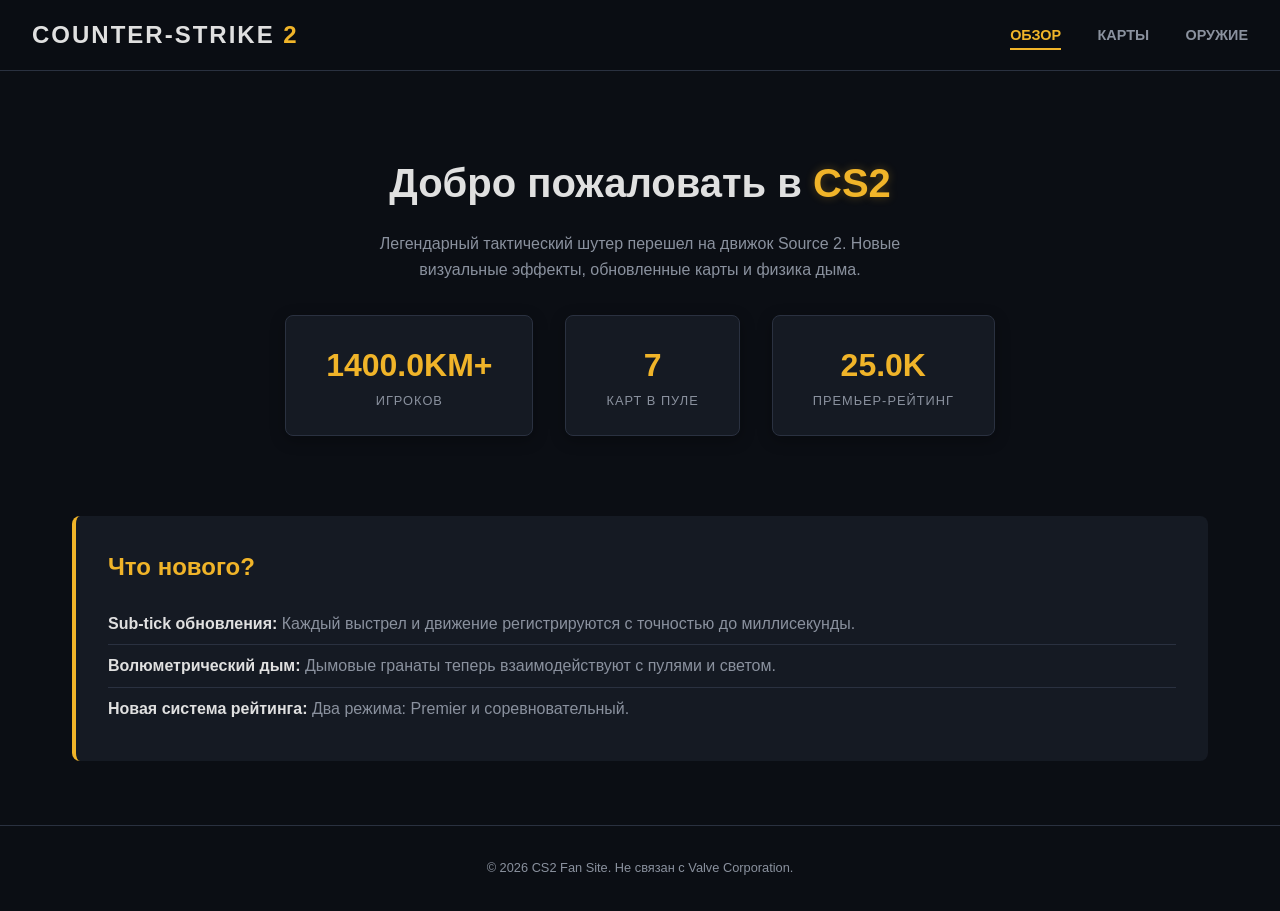
<file: index.html>
<!DOCTYPE html>
<html lang="ru">
<head>
    <meta charset="UTF-8">
    <meta name="viewport" content="width=device-width, initial-scale=1.0">
    <title>CS2 | Обзор</title>
    <link rel="stylesheet" href="style.css">
</head>
<body>
    <header>
        <div class="logo">COUNTER-STRIKE <span>2</span></div>
        <nav>
            <a href="index.html" class="active">Обзор</a>
            <a href="maps.html">Карты</a>
            <a href="weapons.html">Оружие</a>
        </nav>
    </header>

    <main>
        <section class="hero">
            <h1>Добро пожаловать в <span class="gold">CS2</span></h1>
            <p>Легендарный тактический шутер перешел на движок Source 2. Новые визуальные эффекты, обновленные карты и физика дыма.</p>
            <div class="stats-grid">
                <div class="stat-card">
                    <span class="stat-number" id="stat-players">0</span>
                    <span class="stat-label">Игроков</span>
                </div>
                <div class="stat-card">
                    <span class="stat-number" id="stat-maps">0</span>
                    <span class="stat-label">Карт в пуле</span>
                </div>
                <div class="stat-card">
                    <span class="stat-number" id="stat-rank">0</span>
                    <span class="stat-label">Премьер-рейтинг</span>
                </div>
            </div>
        </section>

        <section class="content-section">
            <h2>Что нового?</h2>
            <ul class="features-list">
                <li><strong>Sub-tick обновления:</strong> Каждый выстрел и движение регистрируются с точностью до миллисекунды.</li>
                <li><strong>Волюметрический дым:</strong> Дымовые гранаты теперь взаимодействуют с пулями и светом.</li>
                <li><strong>Новая система рейтинга:</strong> Два режима: Premier и соревновательный.</li>
            </ul>
        </section>
    </main>

    <footer>
        <p>&copy; 2026 CS2 Fan Site. Не связан с Valve Corporation.</p>
    </footer>

    <script src="script.js"></script>
</body>
</html>
</file>
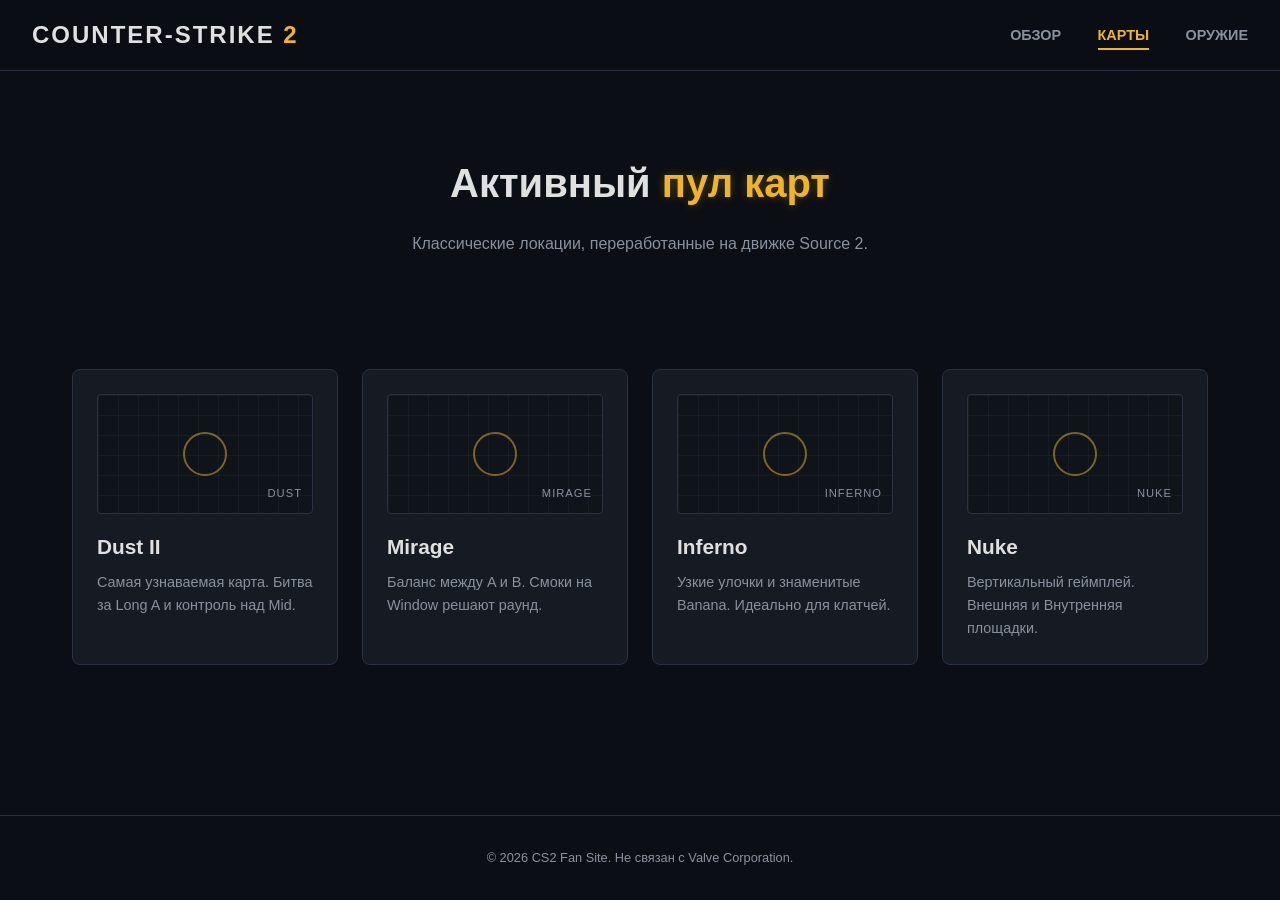
<file: maps.html>
<!DOCTYPE html>
<html lang="ru">
<head>
    <meta charset="UTF-8">
    <meta name="viewport" content="width=device-width, initial-scale=1.0">
    <title>CS2 | Карты</title>
    <link rel="stylesheet" href="style.css">
</head>
<body>
    <header>
        <div class="logo">COUNTER-STRIKE <span>2</span></div>
        <nav>
            <a href="index.html">Обзор</a>
            <a href="maps.html" class="active">Карты</a>
            <a href="weapons.html">Оружие</a>
        </nav>
    </header>

    <main>
        <section class="hero">
            <h1>Активный <span class="gold">пул карт</span></h1>
            <p>Классические локации, переработанные на движке Source 2.</p>
        </section>

        <section class="grid-container">
            <div class="card map-card">
                <div class="map-visual dust"></div>
                <h3>Dust II</h3>
                <p>Самая узнаваемая карта. Битва за Long A и контроль над Mid.</p>
            </div>
            <div class="card map-card">
                <div class="map-visual mirage"></div>
                <h3>Mirage</h3>
                <p>Баланс между A и B. Смоки на Window решают раунд.</p>
            </div>
            <div class="card map-card">
                <div class="map-visual inferno"></div>
                <h3>Inferno</h3>
                <p>Узкие улочки и знаменитые Banana. Идеально для клатчей.</p>
            </div>
            <div class="card map-card">
                <div class="map-visual nuke"></div>
                <h3>Nuke</h3>
                <p>Вертикальный геймплей. Внешняя и Внутренняя площадки.</p>
            </div>
        </section>
    </main>

    <footer>
        <p>&copy; 2026 CS2 Fan Site. Не связан с Valve Corporation.</p>
    </footer>

    <script src="script.js"></script>
</body>
</html>
</file>
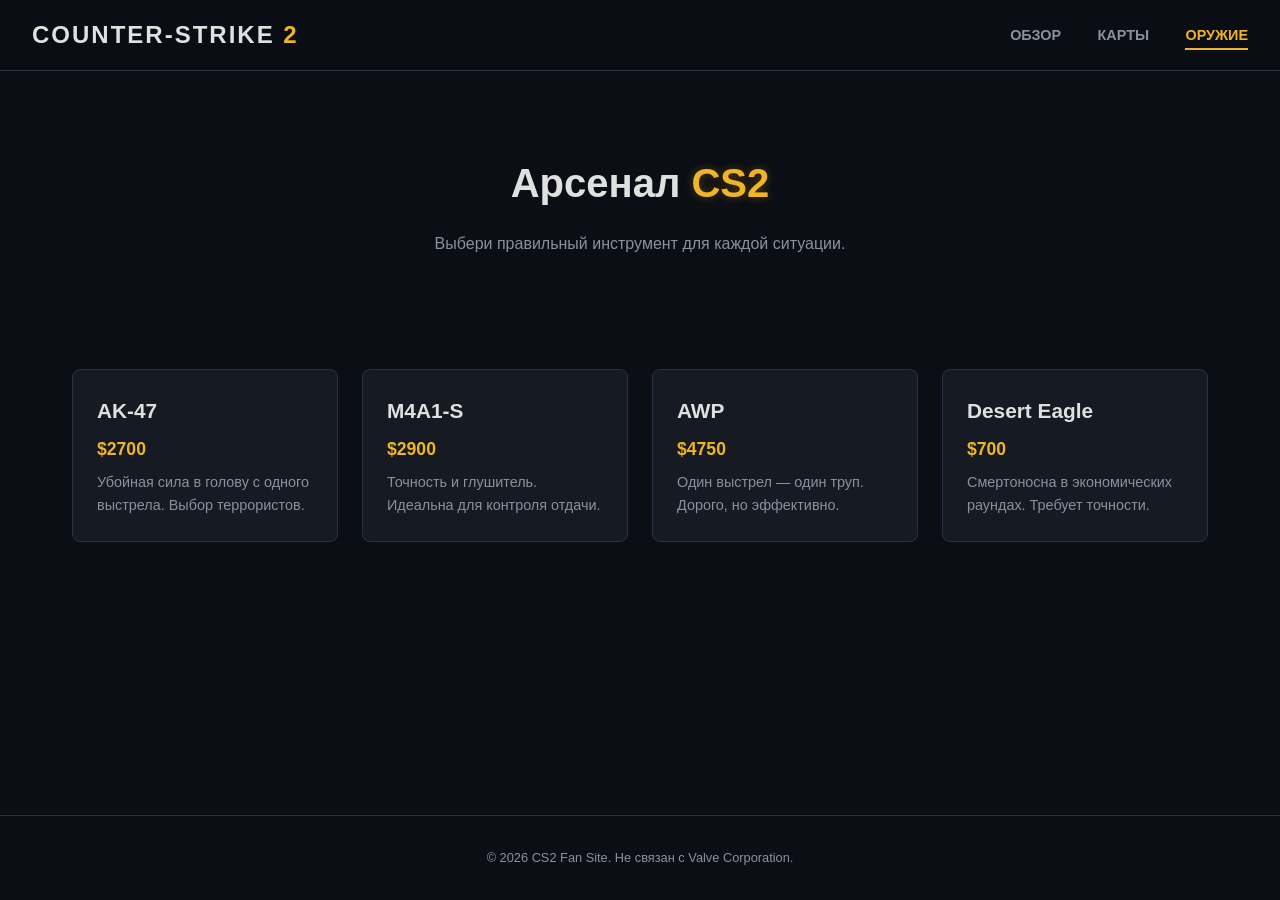
<file: weapons.html>
<!DOCTYPE html>
<html lang="ru">
<head>
    <meta charset="UTF-8">
    <meta name="viewport" content="width=device-width, initial-scale=1.0">
    <title>CS2 | Оружие</title>
    <link rel="stylesheet" href="style.css">
</head>
<body>
    <header>
        <div class="logo">COUNTER-STRIKE <span>2</span></div>
        <nav>
            <a href="index.html">Обзор</a>
            <a href="maps.html">Карты</a>
            <a href="weapons.html" class="active">Оружие</a>
        </nav>
    </header>

    <main>
        <section class="hero">
            <h1>Арсенал <span class="gold">CS2</span></h1>
            <p>Выбери правильный инструмент для каждой ситуации.</p>
        </section>

        <section class="grid-container">
            <div class="card weapon-card">
                <h3>AK-47</h3>
                <p class="price">$2700</p>
                <p>Убойная сила в голову с одного выстрела. Выбор террористов.</p>
            </div>
            <div class="card weapon-card">
                <h3>M4A1-S</h3>
                <p class="price">$2900</p>
                <p>Точность и глушитель. Идеальна для контроля отдачи.</p>
            </div>
            <div class="card weapon-card">
                <h3>AWP</h3>
                <p class="price">$4750</p>
                <p>Один выстрел — один труп. Дорого, но эффективно.</p>
            </div>
            <div class="card weapon-card">
                <h3>Desert Eagle</h3>
                <p class="price">$700</p>
                <p>Смертоносна в экономических раундах. Требует точности.</p>
            </div>
        </section>
    </main>

    <footer>
        <p>&copy; 2026 CS2 Fan Site. Не связан с Valve Corporation.</p>
    </footer>

    <script src="script.js"></script>
</body>
</html>
</file>
<file: style.css>
:root {
    --bg-dark: #0b0e14;
    --bg-panel: #151a23;
    --gold: #f0b429;
    --gold-dim: #b8860b;
    --text-main: #e0e0e0;
    --text-dim: #8a919e;
    --border: #2a3140;
}

* {
    margin: 0;
    padding: 0;
    box-sizing: border-box;
}

body {
    font-family: 'Segoe UI', Tahoma, Geneva, Verdana, sans-serif;
    background-color: var(--bg-dark);
    color: var(--text-main);
    line-height: 1.6;
    min-height: 100vh;
    display: flex;
    flex-direction: column;
}

/* Header */
header {
    background-color: rgba(11, 14, 20, 0.95);
    border-bottom: 1px solid var(--border);
    padding: 1rem 2rem;
    display: flex;
    justify-content: space-between;
    align-items: center;
    position: sticky;
    top: 0;
    z-index: 100;
    backdrop-filter: blur(5px);
}

.logo {
    font-size: 1.5rem;
    font-weight: 800;
    letter-spacing: 2px;
    color: var(--text-main);
}

.logo span {
    color: var(--gold);
}

nav a {
    color: var(--text-dim);
    text-decoration: none;
    margin-left: 2rem;
    font-weight: 600;
    text-transform: uppercase;
    font-size: 0.9rem;
    transition: color 0.3s;
    padding-bottom: 5px;
    border-bottom: 2px solid transparent;
}

nav a:hover, nav a.active {
    color: var(--gold);
    border-bottom-color: var(--gold);
}

/* Main */
main {
    flex: 1;
    max-width: 1200px;
    margin: 0 auto;
    padding: 2rem;
    width: 100%;
}

.hero {
    text-align: center;
    padding: 3rem 0;
}

.hero h1 {
    font-size: 2.5rem;
    margin-bottom: 1rem;
}

.gold {
    color: var(--gold);
    text-shadow: 0 0 10px rgba(240, 180, 41, 0.3);
}

.hero p {
    color: var(--text-dim);
    max-width: 600px;
    margin: 0 auto 2rem;
}

/* Stats */
.stats-grid {
    display: flex;
    justify-content: center;
    gap: 2rem;
    flex-wrap: wrap;
    margin-top: 2rem;
}

.stat-card {
    background: var(--bg-panel);
    border: 1px solid var(--border);
    padding: 1.5rem 2.5rem;
    border-radius: 8px;
    display: flex;
    flex-direction: column;
    align-items: center;
    min-width: 150px;
    box-shadow: 0 4px 15px rgba(0,0,0,0.3);
}

.stat-number {
    font-size: 2rem;
    font-weight: 800;
    color: var(--gold);
}

.stat-label {
    font-size: 0.8rem;
    color: var(--text-dim);
    text-transform: uppercase;
    letter-spacing: 1px;
}

/* Content Section */
.content-section {
    background: var(--bg-panel);
    padding: 2rem;
    border-radius: 8px;
    border-left: 4px solid var(--gold);
    margin-top: 2rem;
}

.content-section h2 {
    margin-bottom: 1rem;
    color: var(--gold);
}

.features-list {
    list-style: none;
}

.features-list li {
    padding: 0.5rem 0;
    border-bottom: 1px solid var(--border);
    color: var(--text-dim);
}

.features-list li:last-child {
    border-bottom: none;
}

.features-list strong {
    color: var(--text-main);
}

/* Grid Layouts */
.grid-container {
    display: grid;
    grid-template-columns: repeat(auto-fit, minmax(250px, 1fr));
    gap: 1.5rem;
    margin-top: 2rem;
}

.card {
    background: var(--bg-panel);
    border: 1px solid var(--border);
    border-radius: 8px;
    padding: 1.5rem;
    transition: transform 0.3s, border-color 0.3s;
}

.card:hover {
    transform: translateY(-5px);
    border-color: var(--gold-dim);
}

.card h3 {
    color: var(--text-main);
    margin-bottom: 0.5rem;
    font-size: 1.3rem;
}

.card p {
    color: var(--text-dim);
    font-size: 0.9rem;
}

.price {
    color: var(--gold) !important;
    font-weight: 700;
    font-size: 1.1rem !important;
    margin-bottom: 0.5rem;
}

/* Map Visuals (Simple CSS Art) */
.map-visual {
    height: 120px;
    background: #0f131a;
    border-radius: 4px;
    margin-bottom: 1rem;
    position: relative;
    overflow: hidden;
    border: 1px solid var(--border);
    background-image: 
        linear-gradient(rgba(42, 49, 64, 0.3) 1px, transparent 1px),
        linear-gradient(90deg, rgba(42, 49, 64, 0.3) 1px, transparent 1px);
    background-size: 20px 20px;
}

.map-visual::after {
    content: '';
    position: absolute;
    top: 50%;
    left: 50%;
    transform: translate(-50%, -50%);
    width: 40px;
    height: 40px;
    border: 2px solid var(--gold);
    border-radius: 50%;
    opacity: 0.5;
}

.map-visual.dust::before { content: 'DUST'; }
.map-visual.mirage::before { content: 'MIRAGE'; }
.map-visual.inferno::before { content: 'INFERNO'; }
.map-visual.nuke::before { content: 'NUKE'; }

.map-visual::before {
    position: absolute;
    bottom: 10px;
    right: 10px;
    font-size: 0.7rem;
    color: var(--text-dim);
    letter-spacing: 1px;
}

/* Footer */
footer {
    text-align: center;
    padding: 2rem;
    border-top: 1px solid var(--border);
    color: var(--text-dim);
    font-size: 0.8rem;
    margin-top: 2rem;
}

/* Responsive */
@media (max-width: 600px) {
    header {
        flex-direction: column;
        gap: 1rem;
    }
    nav a {
        margin: 0 1rem;
    }
    .hero h1 {
        font-size: 1.8rem;
    }
}
</file>
